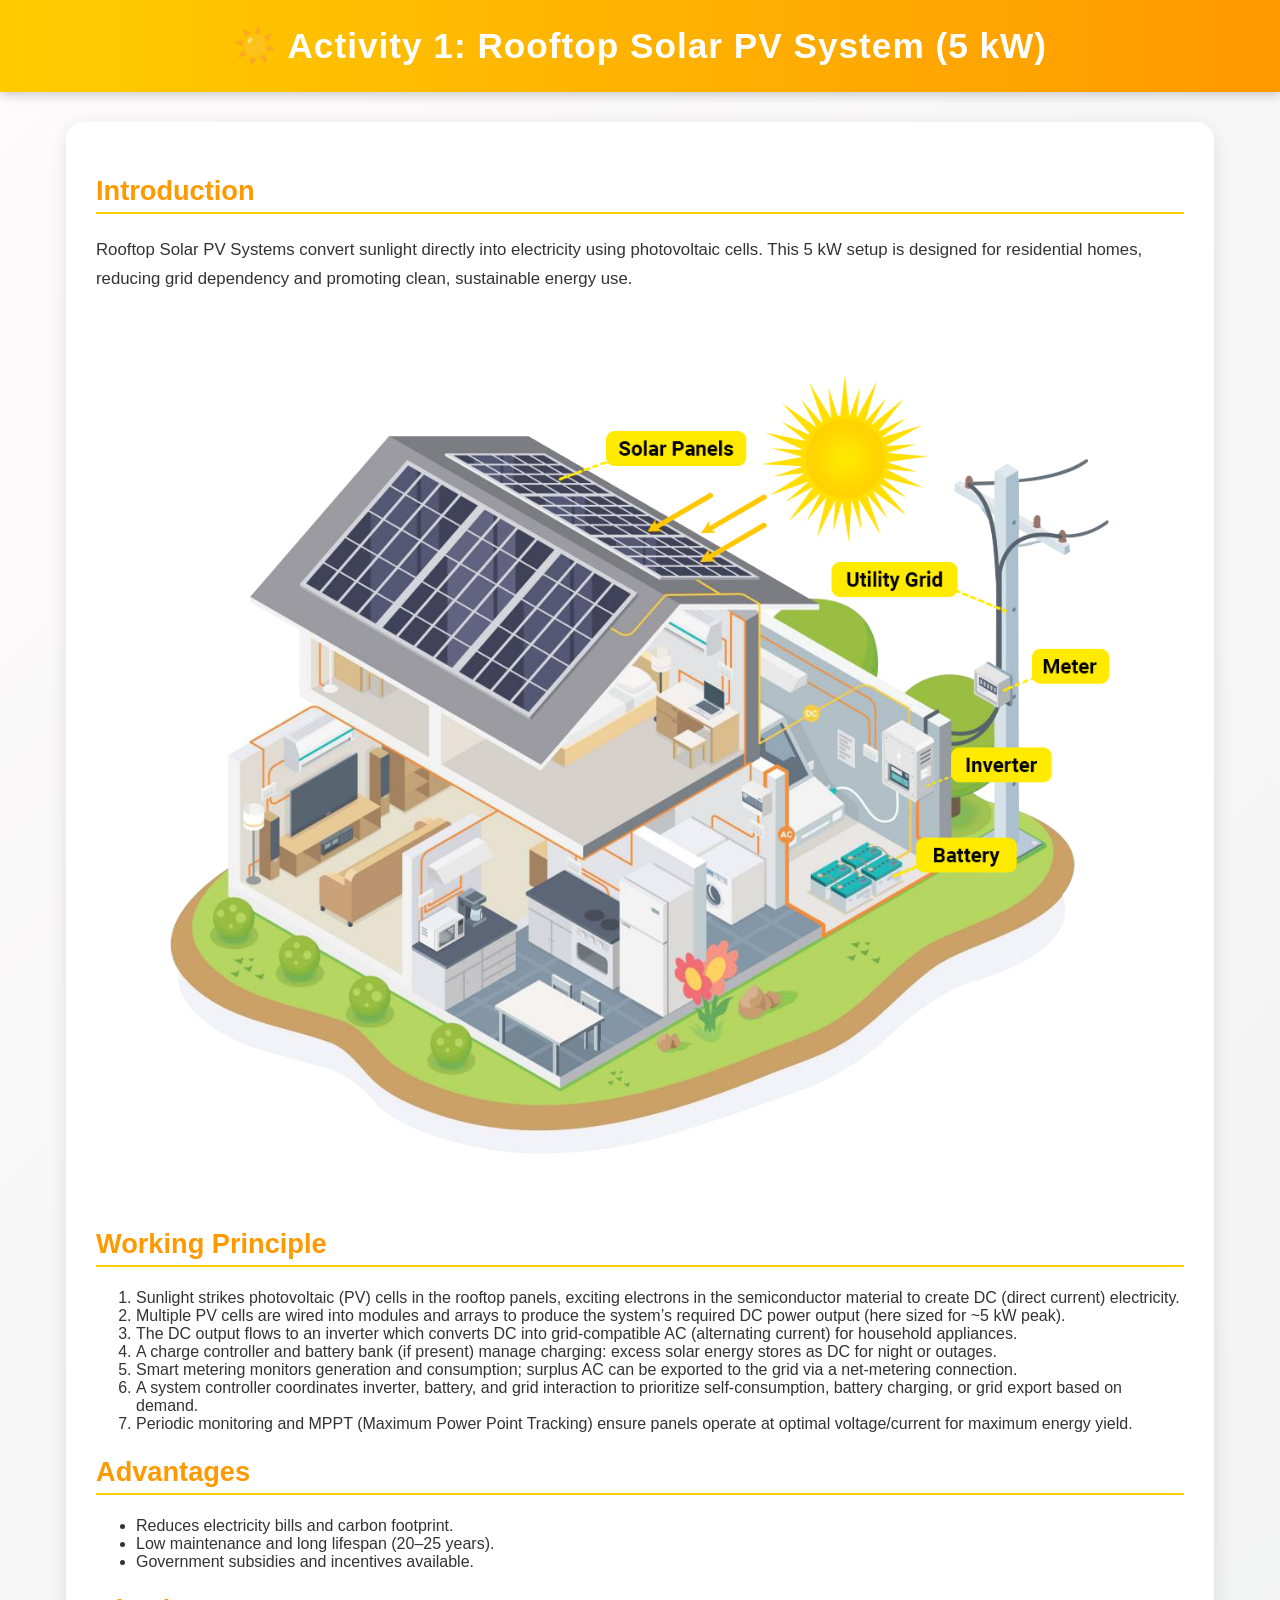
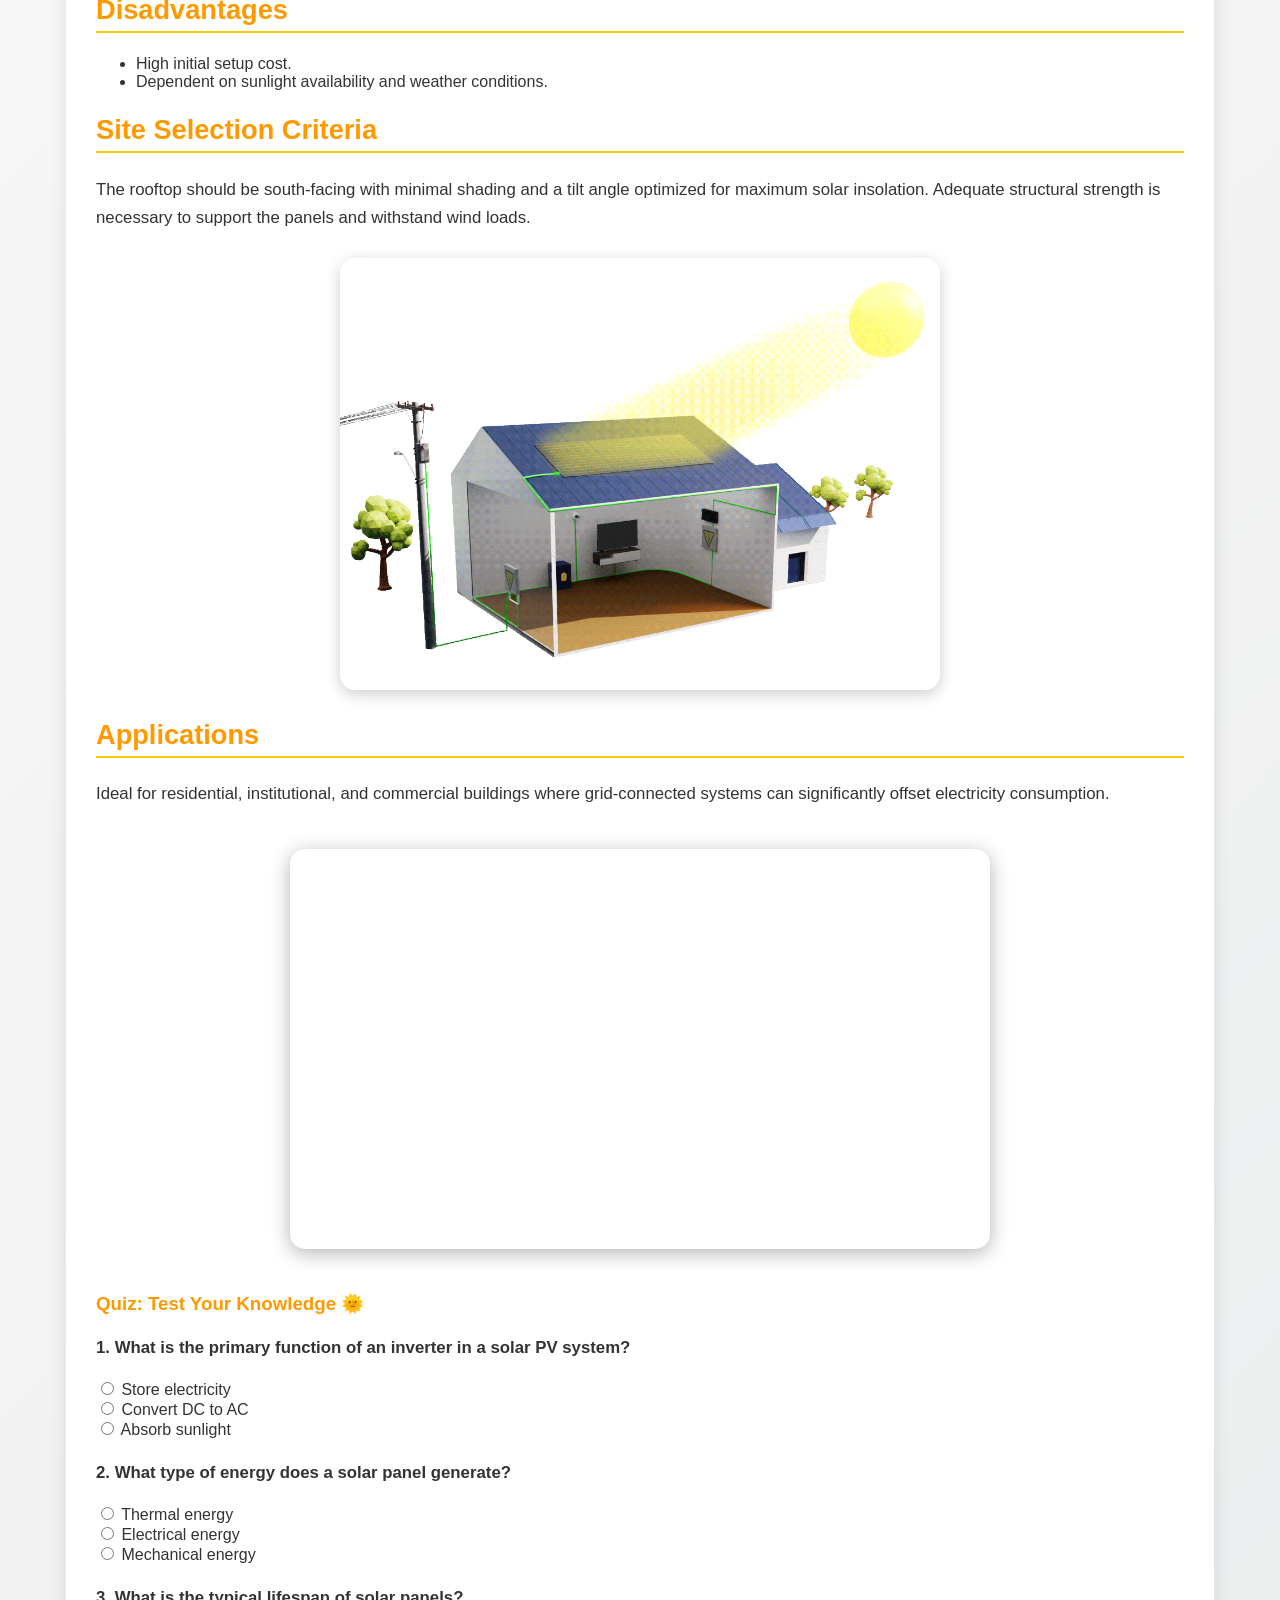
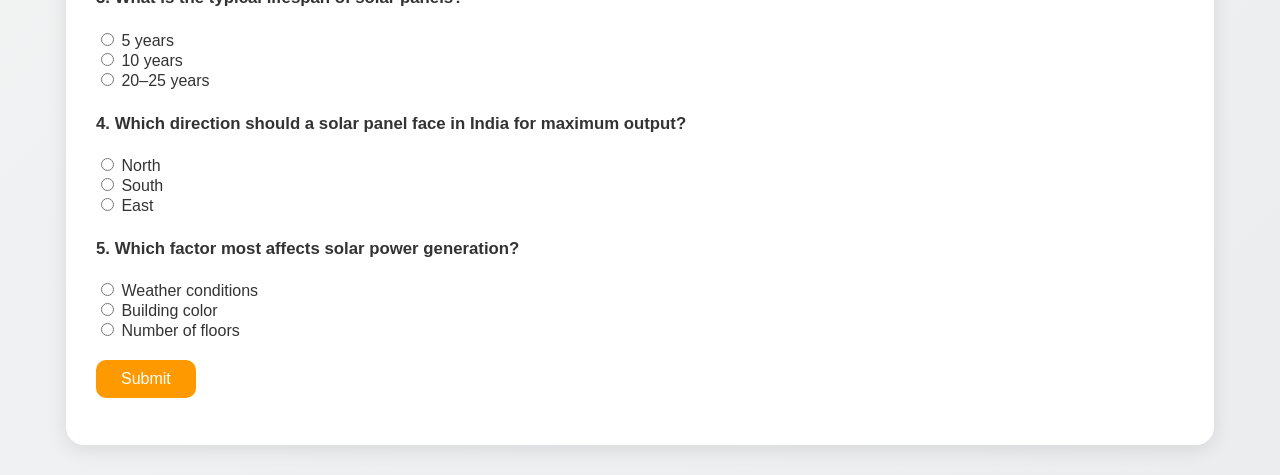
<file: ACTIVITY_1.html>
<!DOCTYPE html>
<html lang="en">
<head>
<meta charset="UTF-8">
<meta name="viewport" content="width=device-width, initial-scale=1.0">
<title>Activity 1 - Rooftop Solar PV System</title>

<style>
  body {
    font-family: 'Poppins', sans-serif;
    margin: 0;
    padding: 0;
    background: linear-gradient(135deg, #fdfbfb 0%, #ebedee 100%);
    color: #333;
  }

  header {
    background: linear-gradient(to right, #ffcc00, #ff9900);
    color: white;
    padding: 25px 0;
    text-align: center;
    font-size: 2.2em;
    letter-spacing: 1px;
    font-weight: 600;
    box-shadow: 0 3px 10px rgba(0,0,0,0.2);
  }

  .container {
    width: 85%;
    max-width: 1100px;
    margin: 30px auto;
    background: #fff;
    border-radius: 18px;
    padding: 30px;
    box-shadow: 0 4px 20px rgba(0,0,0,0.1);
  }

  h2 {
    color: #ff9900;
    border-bottom: 2px solid #ffcc00;
    padding-bottom: 5px;
    font-size: 1.7em;
  }

  p {
    line-height: 1.7;
    font-size: 1.05em;
  }

  /* Interactive Image */
  .image-section {
    position: relative;
    overflow: hidden;
    margin: 30px 0;
    border-radius: 15px;
  }

  .image-section img {
    width: 100%;
    transition: transform 0.6s ease, filter 0.6s ease;
    cursor: pointer;
    border-radius: 15px;
  }

  .image-section:hover img {
    transform: scale(1.08);
    filter: brightness(1.15);
  }

  .image-overlay {
    position: absolute;
    top: 0; left: 0;
    width: 100%; height: 100%;
    background: rgba(0,0,0,0.2);
    opacity: 0;
    transition: opacity 0.5s;
    border-radius: 15px;
  }

  .image-section:hover .image-overlay {
    opacity: 1;
  }

  /* GIF */
  .gif-section {
    text-align: center;
    margin: 25px 0;
  }

  .gif-section img {
    border-radius: 15px;
    width: 90%;
    max-width: 600px;
    box-shadow: 0 4px 15px rgba(0,0,0,0.2);
  }

  /* Video (YouTube Embed) */
  .video-section {
    text-align: center;
    margin: 40px 0;
  }

  .video-section iframe {
    width: 90%;
    max-width: 700px;
    height: 400px;
    border-radius: 15px;
    box-shadow: 0 4px 20px rgba(0,0,0,0.3);
    transition: transform 0.3s;
  }

  .video-section iframe:hover {
    transform: scale(1.03);
  }

  /* Quiz */
  .quiz {
    margin-top: 40px;
  }

  .quiz h3 {
    color: #ff9900;
  }

  .question {
    margin-bottom: 20px;
  }

  .question p {
    font-weight: 600;
  }

  button {
    background: #ff9900;
    color: white;
    border: none;
    padding: 10px 25px;
    font-size: 1em;
    border-radius: 10px;
    cursor: pointer;
    transition: background 0.3s;
  }

  button:hover {
    background: #cc7a00;
  }

  #score {
    font-weight: bold;
    color: green;
    margin-top: 15px;
  }
</style>
</head>

<body>
<header>☀️ Activity 1: Rooftop Solar PV System (5 kW)</header>

<div class="container">
  <section>
    <h2>Introduction</h2>
    <p>
      Rooftop Solar PV Systems convert sunlight directly into electricity using photovoltaic cells.
      This 5 kW setup is designed for residential homes, reducing grid dependency and promoting clean,
      sustainable energy use.
    </p>
  </section>

  <!-- Interactive Image Section -->
  <div class="image-section">
    <img src="images/solararcitecture.png" alt="Solar PV System Components">
    <div class="image-overlay"></div>
  </div>

  <section>
    <h2>Working Principle</h2>
    <ol>
      <li>Sunlight strikes photovoltaic (PV) cells in the rooftop panels, exciting electrons in the semiconductor material to create DC (direct current) electricity.</li>
      <li>Multiple PV cells are wired into modules and arrays to produce the system’s required DC power output (here sized for ~5 kW peak).</li>
      <li>The DC output flows to an inverter which converts DC into grid-compatible AC (alternating current) for household appliances.</li>
      <li>A charge controller and battery bank (if present) manage charging: excess solar energy stores as DC for night or outages.</li>
      <li>Smart metering monitors generation and consumption; surplus AC can be exported to the grid via a net-metering connection.</li>
      <li>A system controller coordinates inverter, battery, and grid interaction to prioritize self-consumption, battery charging, or grid export based on demand.</li>
      <li>Periodic monitoring and MPPT (Maximum Power Point Tracking) ensure panels operate at optimal voltage/current for maximum energy yield.</li>
    </ol>
  </section>
  

  <section>
    <h2>Advantages</h2>
    <ul>
      <li>Reduces electricity bills and carbon footprint.</li>
      <li>Low maintenance and long lifespan (20–25 years).</li>
      <li>Government subsidies and incentives available.</li>
    </ul>
  </section>

  <section>
    <h2>Disadvantages</h2>
    <ul>
      <li>High initial setup cost.</li>
      <li>Dependent on sunlight availability and weather conditions.</li>
    </ul>
  </section>

  <section>
    <h2>Site Selection Criteria</h2>
    <p>
      The rooftop should be south-facing with minimal shading and a tilt angle optimized for maximum solar
      insolation. Adequate structural strength is necessary to support the panels and withstand wind loads.
    </p>
  </section>

  <!-- GIF Section -->
  <div class="gif-section">
    <img src="images/solarrooftopworking.gif" alt="Solar Rooftop Working">
  </div>

  <section>
    <h2>Applications</h2>
    <p>
      Ideal for residential, institutional, and commercial buildings where grid-connected systems can
      significantly offset electricity consumption.
    </p>
  </section>

  <!-- YouTube Video Section -->
  <div class="video-section">
    <iframe
    width="700"
    height="400"
    src="https://www.youtube.com/embed/DPw2Zi50j70?si=bWMsEayyxhLM8INc&rel=0&modestbranding=1"
    title="Rooftop Solar PV System"
    frameborder="0"
    allow="accelerometer; autoplay; clipboard-write; encrypted-media; gyroscope; picture-in-picture; web-share"
    allowfullscreen>
    </iframe>
  </div>

  <!-- Quiz Section -->
  <section class="quiz">
    <h3>Quiz: Test Your Knowledge 🌞</h3>

    <div class="question">
      <p>1. What is the primary function of an inverter in a solar PV system?</p>
      <input type="radio" name="q1" value="a"> Store electricity<br>
      <input type="radio" name="q1" value="b"> Convert DC to AC<br>
      <input type="radio" name="q1" value="c"> Absorb sunlight<br>
    </div>

    <div class="question">
      <p>2. What type of energy does a solar panel generate?</p>
      <input type="radio" name="q2" value="a"> Thermal energy<br>
      <input type="radio" name="q2" value="b"> Electrical energy<br>
      <input type="radio" name="q2" value="c"> Mechanical energy<br>
    </div>

    <div class="question">
      <p>3. What is the typical lifespan of solar panels?</p>
      <input type="radio" name="q3" value="a"> 5 years<br>
      <input type="radio" name="q3" value="b"> 10 years<br>
      <input type="radio" name="q3" value="c"> 20–25 years<br>
    </div>

    <div class="question">
      <p>4. Which direction should a solar panel face in India for maximum output?</p>
      <input type="radio" name="q4" value="a"> North<br>
      <input type="radio" name="q4" value="b"> South<br>
      <input type="radio" name="q4" value="c"> East<br>
    </div>

    <div class="question">
      <p>5. Which factor most affects solar power generation?</p>
      <input type="radio" name="q5" value="a"> Weather conditions<br>
      <input type="radio" name="q5" value="b"> Building color<br>
      <input type="radio" name="q5" value="c"> Number of floors<br>
    </div>

    <button onclick="calculateScore()">Submit</button>
    <p id="score"></p>
  </section>
</div>

<script>
  function calculateScore() {
    const answers = { q1: "b", q2: "b", q3: "c", q4: "b", q5: "a" };
    let score = 0;
    for (let q in answers) {
      const selected = document.querySelector(`input[name="${q}"]:checked`);
      if (selected && selected.value === answers[q]) score++;
    }
    document.getElementById("score").innerText = `Your Score: ${score}/5`;
  }
</script>
</body>
</html>
</file>
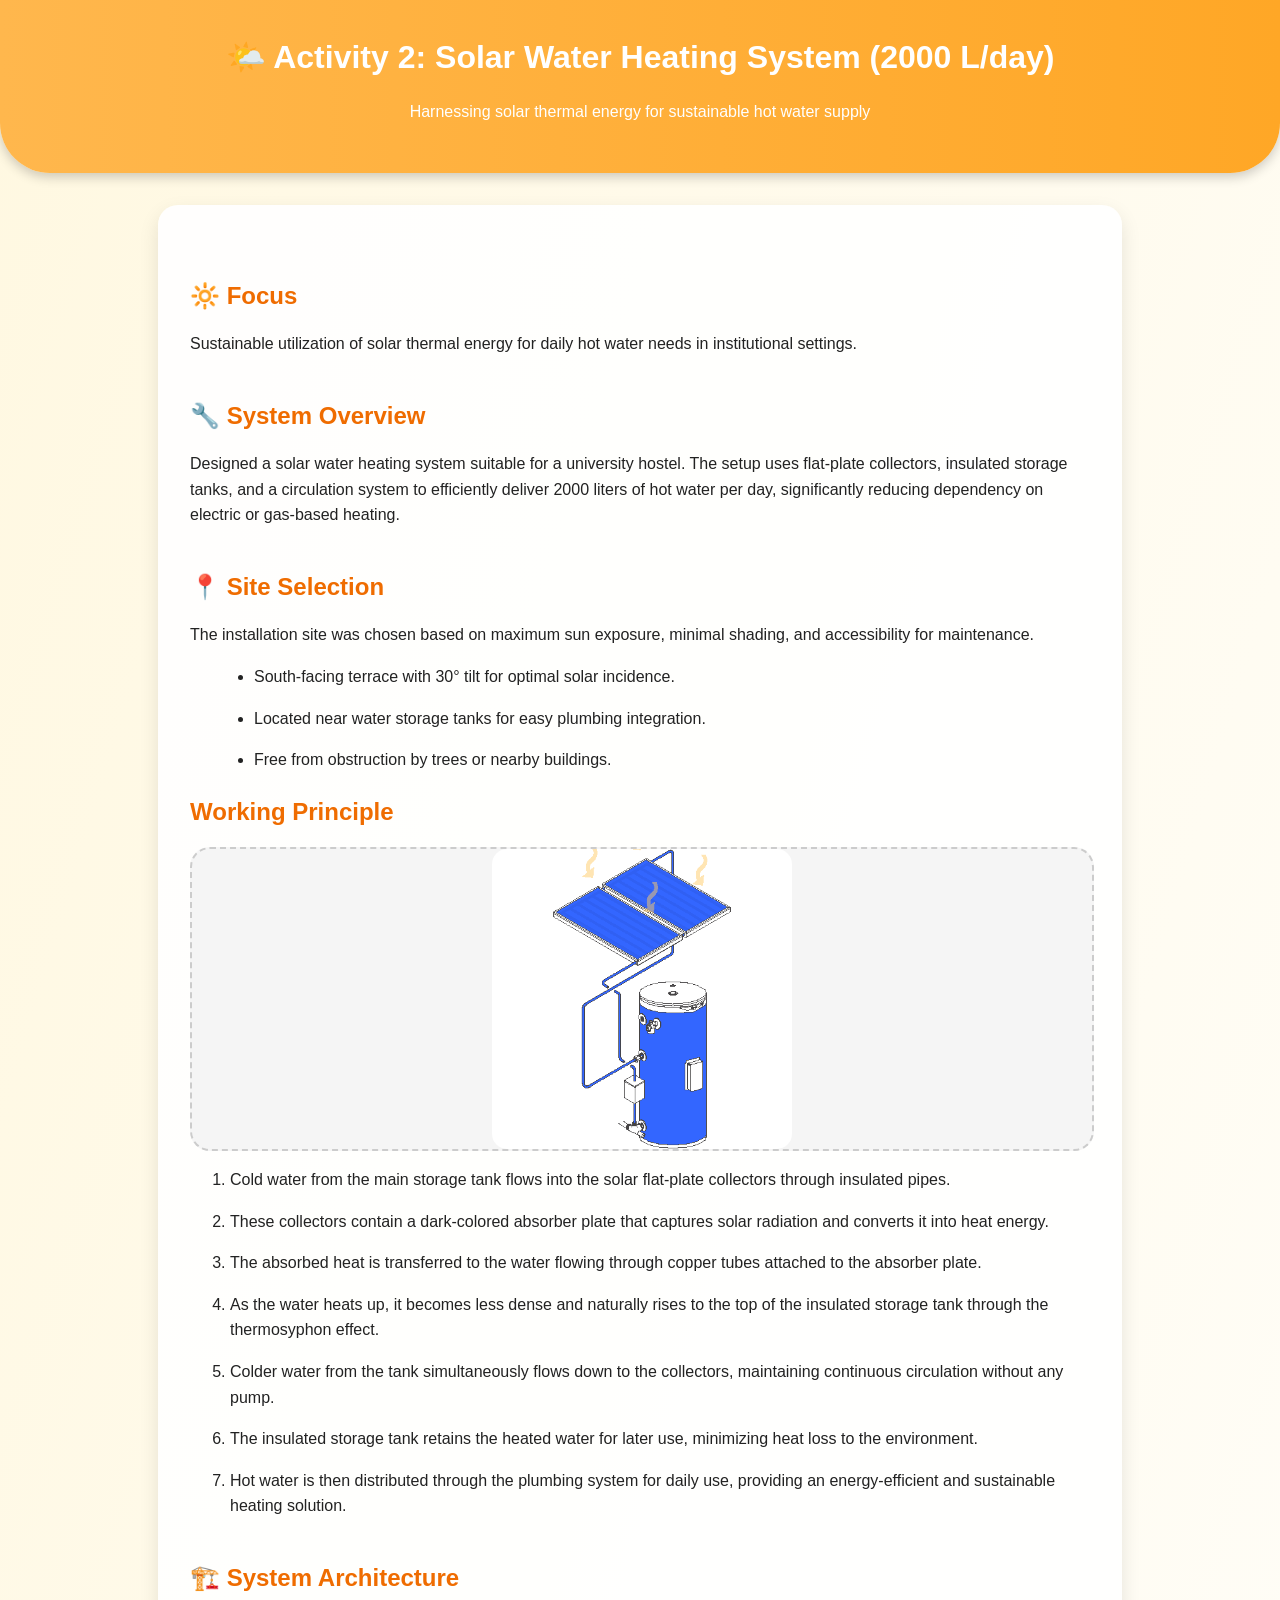
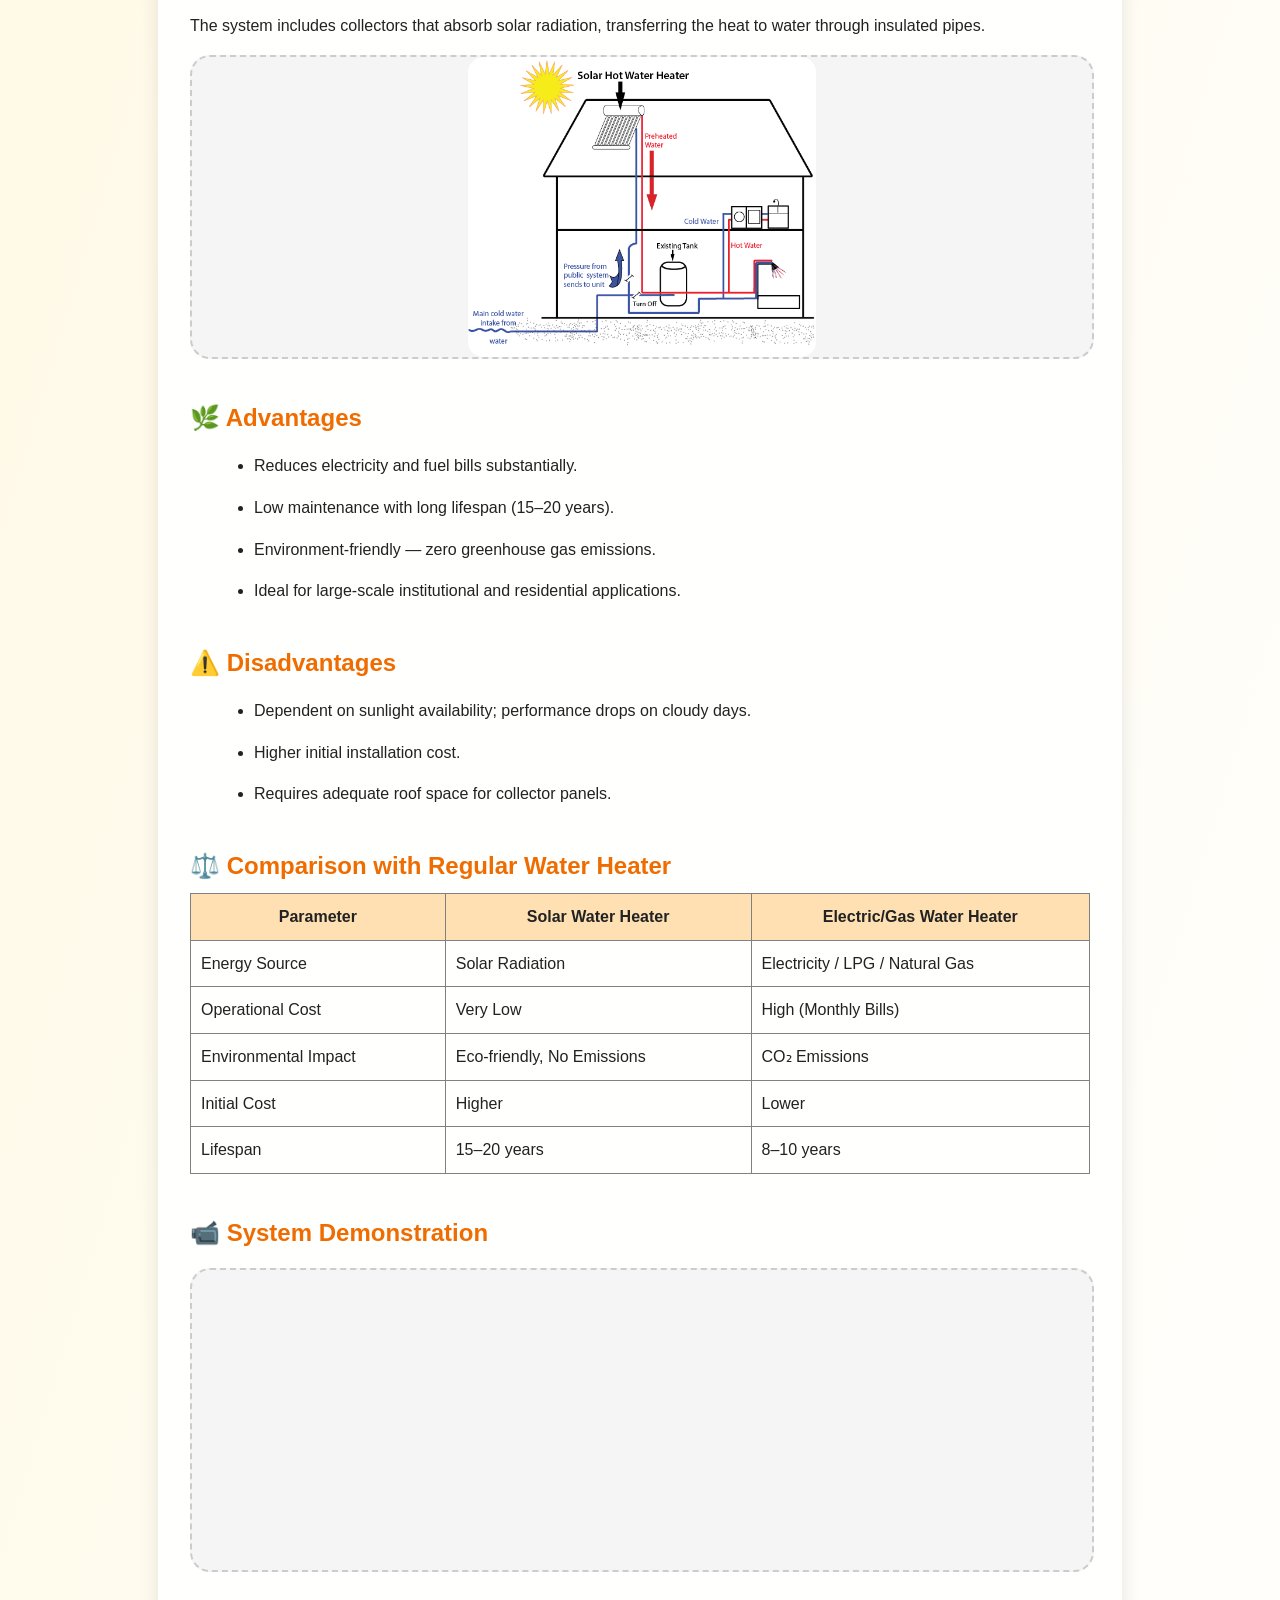
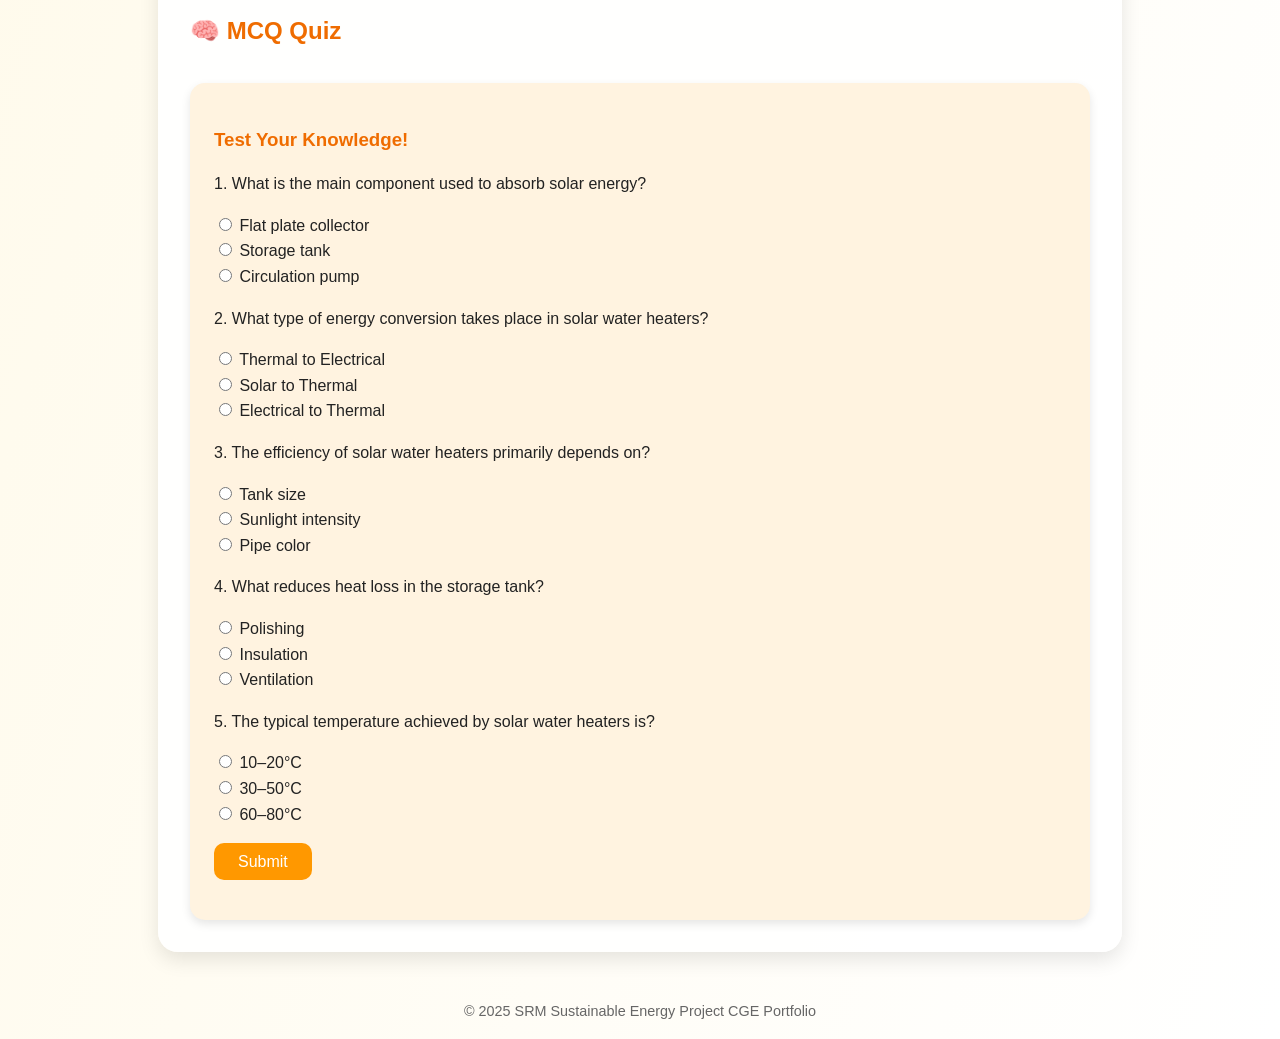
<file: ACTIVITY_2.html>
<!DOCTYPE html>
<html lang="en">
<head>
  <meta charset="UTF-8" />
  <meta name="viewport" content="width=device-width, initial-scale=1.0" />
  <title>🌤️ Activity 2 - Solar Water Heating System (2000 L/day)</title>
  <style>
    body {
      font-family: 'Poppins', sans-serif;
      background: linear-gradient(to bottom right, #fff8e1, #fff);
      margin: 0;
      padding: 0;
      color: #222;
      line-height: 1.6;
    }

    header {
      background: linear-gradient(90deg, #ffb74d, #ffa726);
      color: white;
      text-align: center;
      padding: 2rem 1rem;
      border-bottom-left-radius: 50px;
      border-bottom-right-radius: 50px;
      box-shadow: 0 4px 12px rgba(0, 0, 0, 0.2);
    }

    header h1 {
      font-size: 2rem;
      margin: 0;
    }

    .content {
      max-width: 900px;
      margin: 2rem auto;
      background: #ffffffea;
      border-radius: 20px;
      box-shadow: 0 8px 20px rgba(0, 0, 0, 0.1);
      padding: 2rem;
      transition: transform 0.3s ease;
    }

    .content:hover {
      transform: translateY(-3px);
    }

    h2 {
      color: #ef6c00;
      margin-bottom: 0.5rem;
    }

    p, li {
      font-size: 1rem;
      margin-bottom: 1rem;
    }

    ul {
      margin-left: 1.5rem;
    }

    .section {
      margin-top: 2.5rem;
    }

    /* Image placeholders */
    .image-container, .gif-container, .video-container {
      width: 100%;
      height: 300px;
      background: #f5f5f5;
      border: 2px dashed #ccc;
      border-radius: 20px;
      display: flex;
      justify-content: center;
      align-items: center;
      color: #777;
      font-style: italic;
      margin-top: 1rem;
      transition: background 0.3s ease, transform 0.3s ease;
      overflow: hidden; /* prevents images from overflowing */
    }

    .image-container img, .gif-container img {
      max-width: 100%;
      max-height: 100%;
      object-fit: contain;
      border-radius: 15px;
      display: block;
    }

    .image-container:hover, .gif-container:hover, .video-container:hover {
      background: #e0e0e0;
      transform: scale(1.02);
    }

    /* Quiz styling */
    .quiz {
      margin-top: 2rem;
      background: #fff3e0;
      padding: 1.5rem;
      border-radius: 15px;
      box-shadow: 0 4px 10px rgba(0, 0, 0, 0.1);
    }

    .quiz h3 {
      margin-bottom: 1rem;
      color: #ef6c00;
    }

    .question {
      margin-bottom: 1rem;
    }

    button {
      background: #ff9800;
      color: white;
      border: none;
      border-radius: 10px;
      padding: 0.6rem 1.5rem;
      cursor: pointer;
      font-size: 1rem;
      transition: background 0.3s ease, transform 0.2s;
    }

    button:hover {
      background: #fb8c00;
      transform: scale(1.05);
    }

    .score {
      margin-top: 1rem;
      font-weight: bold;
      font-size: 1.2rem;
      color: #d84315;
    }

    footer {
      text-align: center;
      margin: 3rem 0 1rem 0;
      font-size: 0.9rem;
      color: #666;
    }
  </style>
</head>
<body>

  <header>
    <h1>🌤️ Activity 2: Solar Water Heating System (2000 L/day)</h1>
    <p>Harnessing solar thermal energy for sustainable hot water supply</p>
  </header>

  <div class="content">
    <section class="section">
      <h2>🔆 Focus</h2>
      <p>
        Sustainable utilization of solar thermal energy for daily hot water needs in institutional settings.
      </p>
    </section>

    <section class="section">
      <h2>🔧 System Overview</h2>
      <p>
        Designed a solar water heating system suitable for a university hostel. The setup uses flat-plate collectors, 
        insulated storage tanks, and a circulation system to efficiently deliver 2000 liters of hot water per day, 
        significantly reducing dependency on electric or gas-based heating.
      </p>
    </section>

    <section class="section">
      <h2>📍 Site Selection</h2>
      <p>
        The installation site was chosen based on maximum sun exposure, minimal shading, and accessibility for maintenance.
      </p>
      <ul>
        <li>South-facing terrace with 30° tilt for optimal solar incidence.</li>
        <li>Located near water storage tanks for easy plumbing integration.</li>
        <li>Free from obstruction by trees or nearby buildings.</li>
      </ul>
    </section>

    <section>
        <h2>Working Principle</h2>
        <div class="gif-container">
            <img src="images/solarheaterworking.gif" alt="Solar Heater Working Animation">
          </div>
        <ol>
          <li>Cold water from the main storage tank flows into the solar flat-plate collectors through insulated pipes.</li>
          <li>These collectors contain a dark-colored absorber plate that captures solar radiation and converts it into heat energy.</li>
          <li>The absorbed heat is transferred to the water flowing through copper tubes attached to the absorber plate.</li>
          <li>As the water heats up, it becomes less dense and naturally rises to the top of the insulated storage tank through the thermosyphon effect.</li>
          <li>Colder water from the tank simultaneously flows down to the collectors, maintaining continuous circulation without any pump.</li>
          <li>The insulated storage tank retains the heated water for later use, minimizing heat loss to the environment.</li>
          <li>Hot water is then distributed through the plumbing system for daily use, providing an energy-efficient and sustainable heating solution.</li>
        </ol>
      </section>
      

    <section class="section">
      <h2>🏗️ System Architecture</h2>
      <p>
        The system includes collectors that absorb solar radiation, transferring the heat to water through insulated pipes.
      </p>
      <div class="image-container">
        <img src="images/solarheaterarchitecture.gif" alt="Solar Heater Architecture Diagram">
      </div>
    </section>

    <section class="section">
      <h2>🌿 Advantages</h2>
      <ul>
        <li>Reduces electricity and fuel bills substantially.</li>
        <li>Low maintenance with long lifespan (15–20 years).</li>
        <li>Environment-friendly — zero greenhouse gas emissions.</li>
        <li>Ideal for large-scale institutional and residential applications.</li>
      </ul>
    </section>

    <section class="section">
      <h2>⚠️ Disadvantages</h2>
      <ul>
        <li>Dependent on sunlight availability; performance drops on cloudy days.</li>
        <li>Higher initial installation cost.</li>
        <li>Requires adequate roof space for collector panels.</li>
      </ul>
    </section>

    <section class="section">
      <h2>⚖️ Comparison with Regular Water Heater</h2>
      <table border="1" cellspacing="0" cellpadding="10" style="width:100%; border-radius:10px; border-collapse:collapse;">
        <tr style="background:#ffe0b2;">
          <th>Parameter</th>
          <th>Solar Water Heater</th>
          <th>Electric/Gas Water Heater</th>
        </tr>
        <tr>
          <td>Energy Source</td>
          <td>Solar Radiation</td>
          <td>Electricity / LPG / Natural Gas</td>
        </tr>
        <tr>
          <td>Operational Cost</td>
          <td>Very Low</td>
          <td>High (Monthly Bills)</td>
        </tr>
        <tr>
          <td>Environmental Impact</td>
          <td>Eco-friendly, No Emissions</td>
          <td>CO₂ Emissions</td>
        </tr>
        <tr>
          <td>Initial Cost</td>
          <td>Higher</td>
          <td>Lower</td>
        </tr>
        <tr>
          <td>Lifespan</td>
          <td>15–20 years</td>
          <td>8–10 years</td>
        </tr>
      </table>
    </section>

    <section class="section">
      <h2>📹 System Demonstration</h2>
      <div class="video-container">
        <iframe width="560" height="315" src="https://www.youtube.com/embed/8wnksG2Xe9Y?si=D4Bwp3lBl6RFpa5n" title="YouTube video player" frameborder="0" allow="accelerometer; autoplay; clipboard-write; encrypted-media; gyroscope; picture-in-picture; web-share" referrerpolicy="strict-origin-when-cross-origin" allowfullscreen></iframe>
      </div>
    </section>

    <section class="section">
      <h2>🧠 MCQ Quiz</h2>
      <div class="quiz">
        <h3>Test Your Knowledge!</h3>

        <form id="quizForm">
          <div class="question">
            <p>1. What is the main component used to absorb solar energy?</p>
            <input type="radio" name="q1" value="a"> Flat plate collector<br>
            <input type="radio" name="q1" value="b"> Storage tank<br>
            <input type="radio" name="q1" value="c"> Circulation pump<br>
          </div>

          <div class="question">
            <p>2. What type of energy conversion takes place in solar water heaters?</p>
            <input type="radio" name="q2" value="a"> Thermal to Electrical<br>
            <input type="radio" name="q2" value="b"> Solar to Thermal<br>
            <input type="radio" name="q2" value="c"> Electrical to Thermal<br>
          </div>

          <div class="question">
            <p>3. The efficiency of solar water heaters primarily depends on?</p>
            <input type="radio" name="q3" value="a"> Tank size<br>
            <input type="radio" name="q3" value="b"> Sunlight intensity<br>
            <input type="radio" name="q3" value="c"> Pipe color<br>
          </div>

          <div class="question">
            <p>4. What reduces heat loss in the storage tank?</p>
            <input type="radio" name="q4" value="a"> Polishing<br>
            <input type="radio" name="q4" value="b"> Insulation<br>
            <input type="radio" name="q4" value="c"> Ventilation<br>
          </div>

          <div class="question">
            <p>5. The typical temperature achieved by solar water heaters is?</p>
            <input type="radio" name="q5" value="a"> 10–20°C<br>
            <input type="radio" name="q5" value="b"> 30–50°C<br>
            <input type="radio" name="q5" value="c"> 60–80°C<br>
          </div>

          <button type="button" onclick="calculateScore()">Submit</button>
          <div id="score" class="score"></div>
        </form>
      </div>
    </section>
  </div>

  <footer>© 2025 SRM Sustainable Energy Project CGE Portfolio</footer>

  <script>
    function calculateScore() {
      let score = 0;
      const answers = ['a', 'b', 'b', 'b', 'c'];
      for (let i = 1; i <= 5; i++) {
        const q = document.querySelector(`input[name=q${i}]:checked`);
        if (q && q.value === answers[i - 1]) score++;
      }
      document.getElementById('score').innerText = `Your Score: ${score}/5`;
    }
  </script>

</body>
</html>
</file>
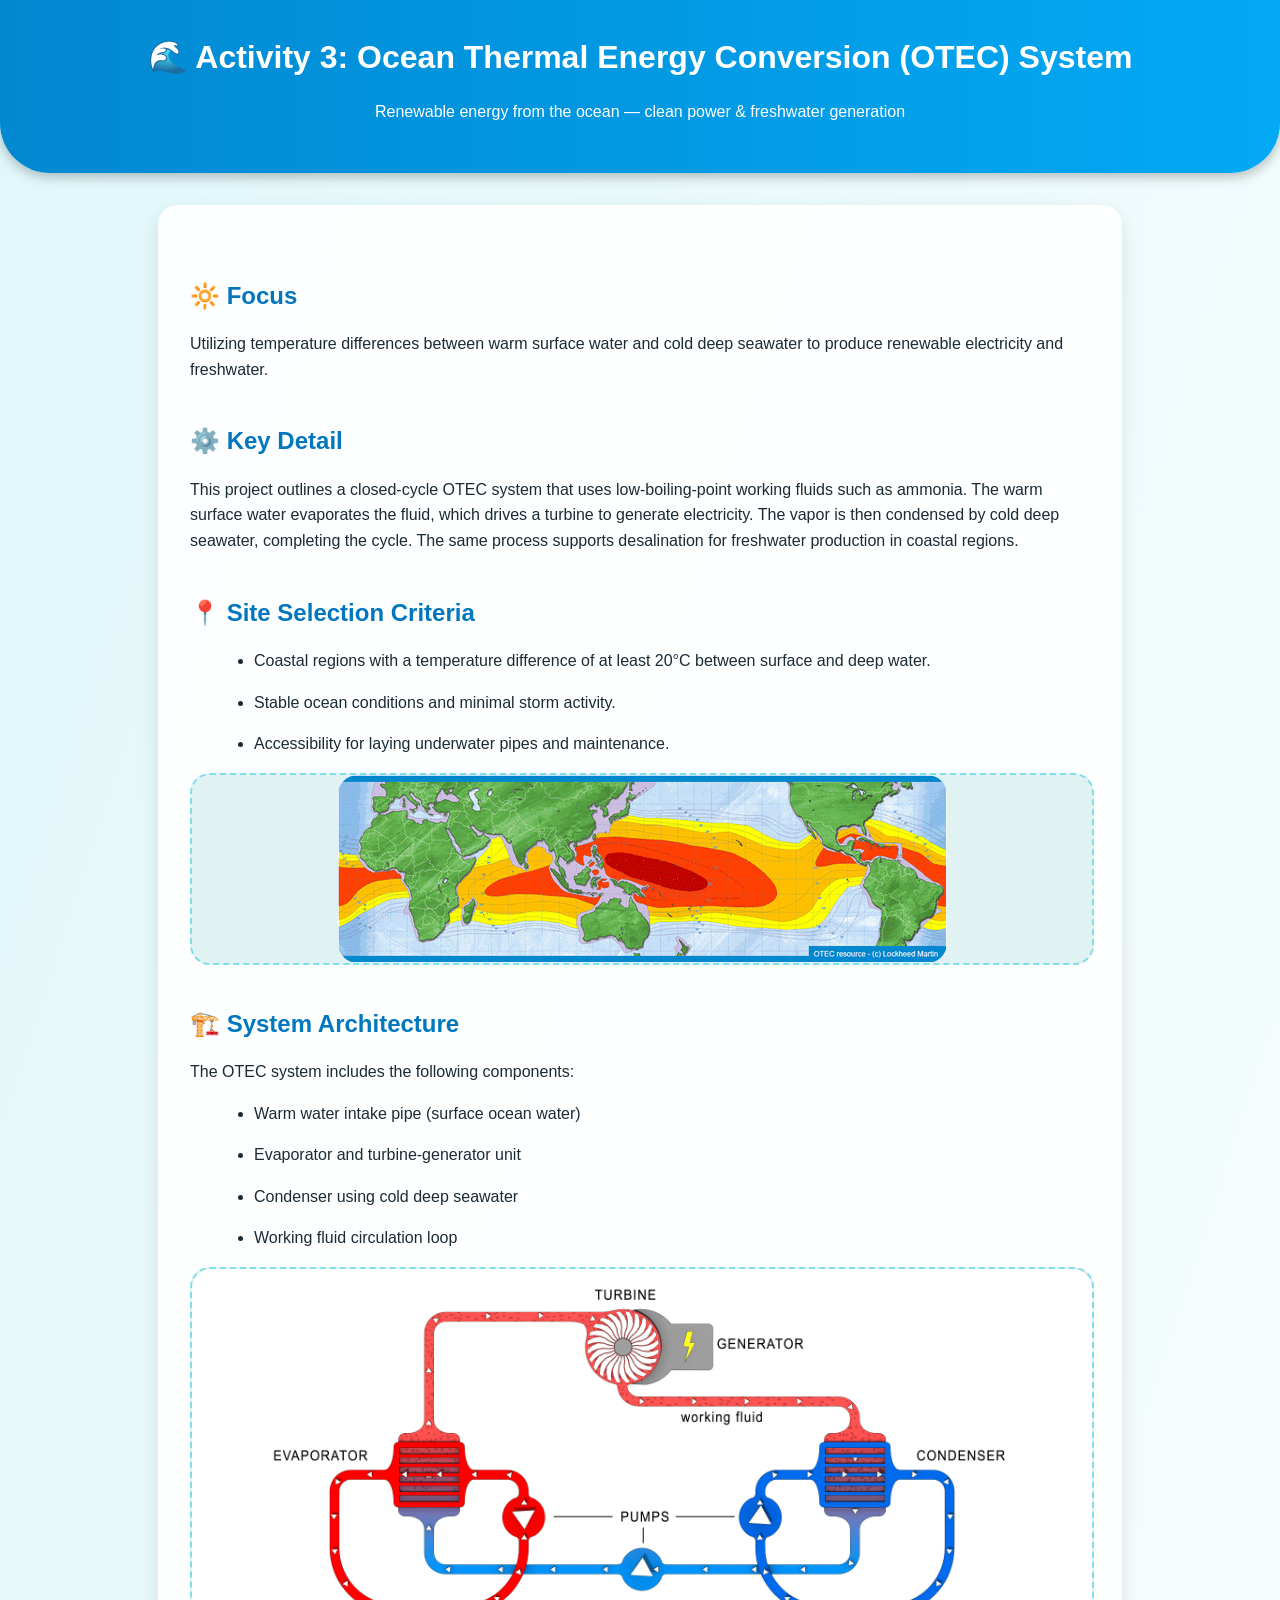
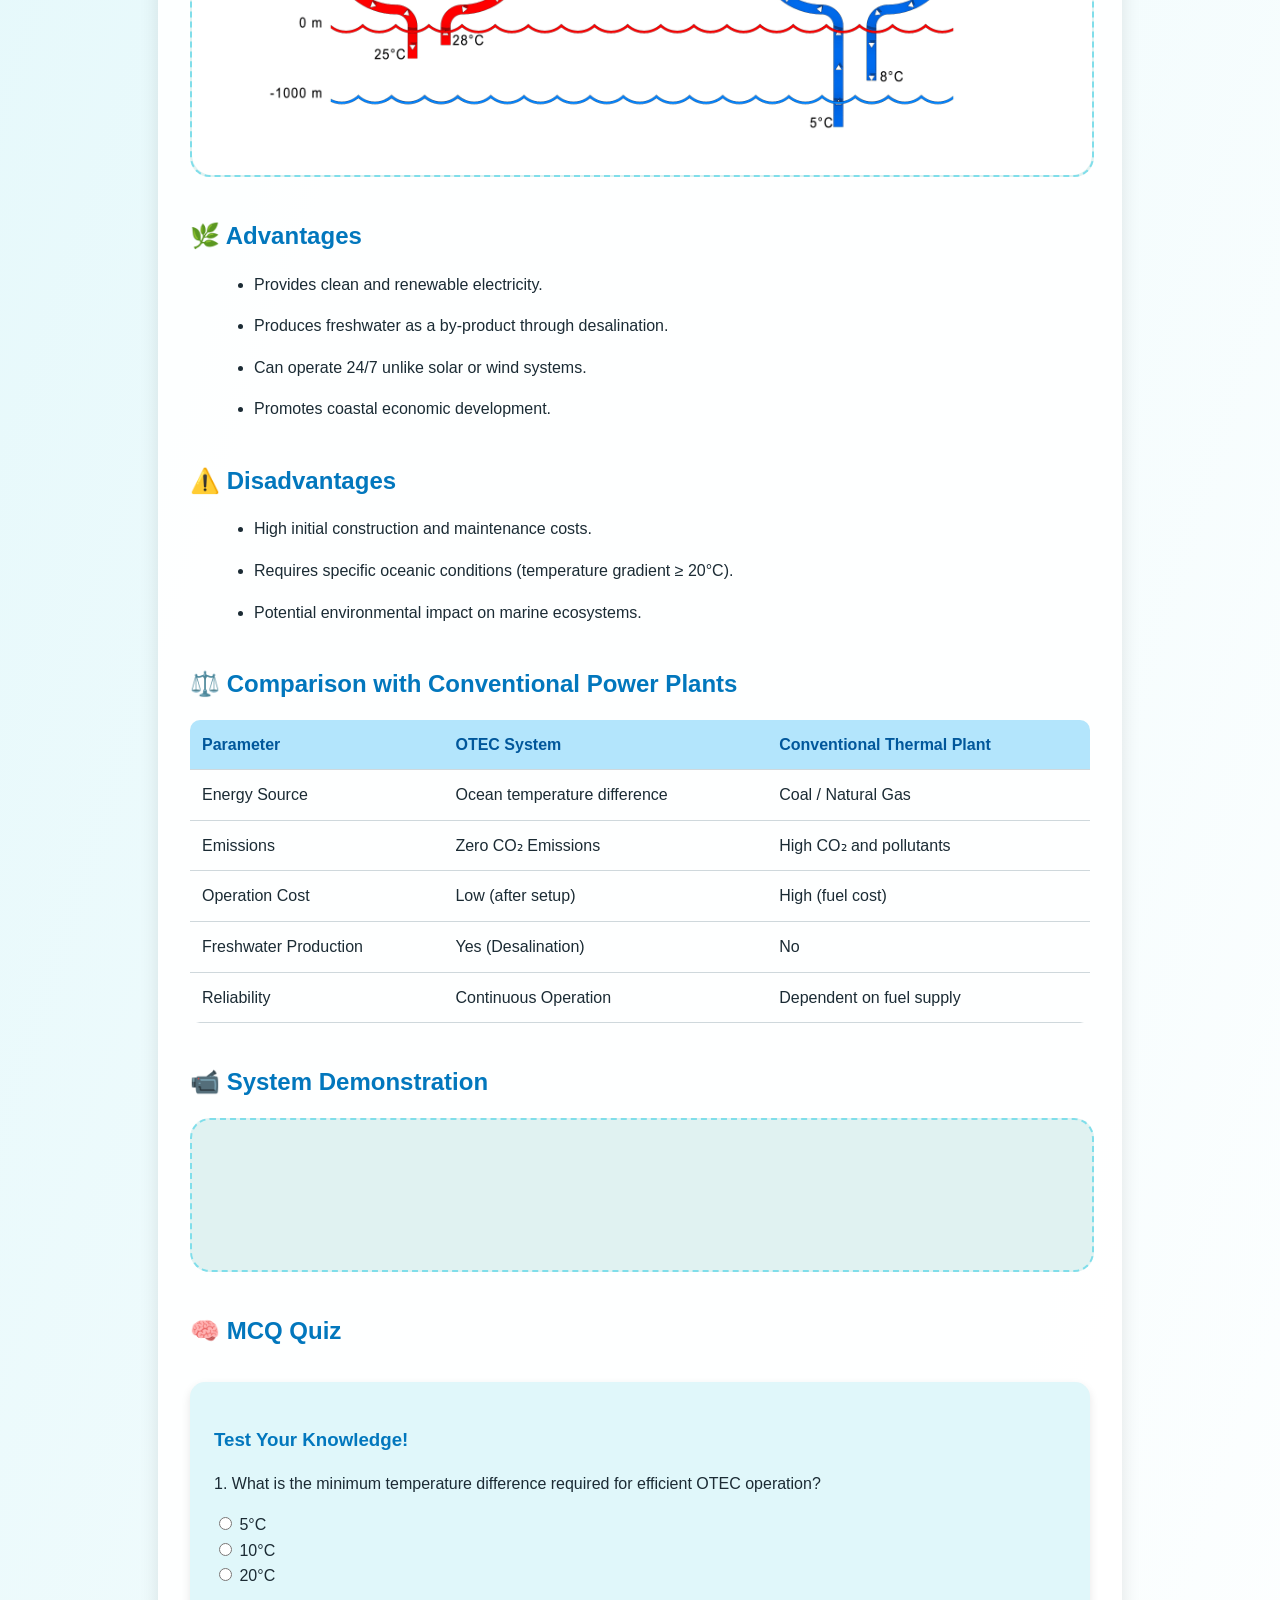
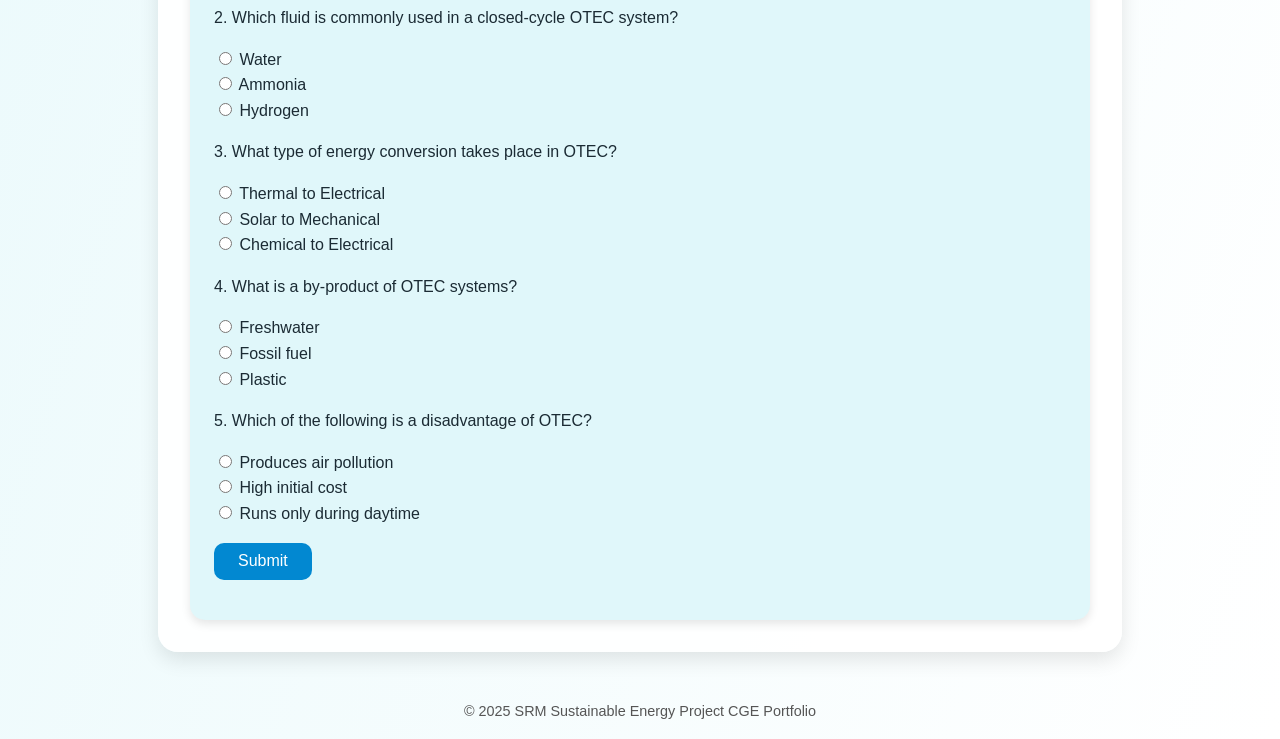
<file: ACTIVITY_3.html>
<!DOCTYPE html>
<html lang="en">
<head>
  <meta charset="UTF-8" />
  <meta name="viewport" content="width=device-width, initial-scale=1.0" />
  <title>🌊 Activity 3 - Ocean Thermal Energy Conversion (OTEC) System</title>
  <style>
    body {
      font-family: 'Poppins', sans-serif;
      background: linear-gradient(to bottom right, #e0f7fa, #ffffff);
      margin: 0;
      padding: 0;
      color: #1b2b34;
      line-height: 1.6;
      overflow-x: hidden; /* Prevent horizontal scroll */
    }
  
    header {
      background: linear-gradient(90deg, #0288d1, #03a9f4);
      color: white;
      text-align: center;
      padding: 2rem 1rem;
      border-bottom-left-radius: 50px;
      border-bottom-right-radius: 50px;
      box-shadow: 0 4px 12px rgba(0, 0, 0, 0.25);
    }
  
    header h1 {
      font-size: 2rem;
      margin: 0;
    }
  
    .content {
      max-width: 900px;
      margin: 2rem auto;
      background: #ffffffed;
      border-radius: 20px;
      box-shadow: 0 8px 20px rgba(0, 0, 0, 0.1);
      padding: 2rem;
      transition: transform 0.3s ease;
    }
  
    .content:hover {
      transform: translateY(-3px);
    }
  
    h2 {
      color: #0277bd;
      margin-bottom: 0.5rem;
    }
  
    p, li {
      font-size: 1rem;
      margin-bottom: 1rem;
    }
  
    ul {
      margin-left: 1.5rem;
    }
  
    .section {
      margin-top: 2.5rem;
    }
  
    /* Image / video containers */
    .image-container, .gif-container, .video-container {
      width: 100%;
      max-width: 100%;
      height: auto;
      background: #e0f2f1;
      border: 2px dashed #80deea;
      border-radius: 20px;
      display: flex;
      justify-content: center;
      align-items: center;
      color: #00796b;
      font-style: italic;
      margin-top: 1rem;
      overflow: hidden; /* Prevents content overflow */
      transition: background 0.3s ease, transform 0.3s ease;
    }
  
    .image-container img,
    .gif-container img,
    .video-container iframe {
      max-width: 100%;
      height: auto;
      border-radius: 20px;
      display: block;
    }
  
    .image-container:hover, .gif-container:hover, .video-container:hover {
      background: #b2ebf2;
      transform: scale(1.02);
    }
  
    /* Table styling */
    table {
      width: 100%;
      border-collapse: collapse;
      border-radius: 10px;
      overflow: hidden;
      margin-top: 1rem;
    }
  
    th, td {
      padding: 12px;
      text-align: left;
      border-bottom: 1px solid #cfd8dc;
    }
  
    th {
      background-color: #b3e5fc;
      color: #01579b;
    }
  
    tr:hover {
      background-color: #e1f5fe;
    }
  
    /* Quiz styling */
    .quiz {
      margin-top: 2rem;
      background: #e0f7fa;
      padding: 1.5rem;
      border-radius: 15px;
      box-shadow: 0 4px 10px rgba(0, 0, 0, 0.1);
    }
  
    .quiz h3 {
      margin-bottom: 1rem;
      color: #0277bd;
    }
  
    .question {
      margin-bottom: 1rem;
    }
  
    button {
      background: #0288d1;
      color: white;
      border: none;
      border-radius: 10px;
      padding: 0.6rem 1.5rem;
      cursor: pointer;
      font-size: 1rem;
      transition: background 0.3s ease, transform 0.2s;
    }
  
    button:hover {
      background: #0277bd;
      transform: scale(1.05);
    }
  
    .score {
      margin-top: 1rem;
      font-weight: bold;
      font-size: 1.2rem;
      color: #01579b;
    }
  
    footer {
      text-align: center;
      margin: 3rem 0 1rem 0;
      font-size: 0.9rem;
      color: #555;
    }
  </style>
</head>
<body>

  <header>
    <h1>🌊 Activity 3: Ocean Thermal Energy Conversion (OTEC) System</h1>
    <p>Renewable energy from the ocean — clean power & freshwater generation</p>
  </header>

  <div class="content">
    <section class="section">
      <h2>🔆 Focus</h2>
      <p>
        Utilizing temperature differences between warm surface water and cold deep seawater to produce renewable electricity and freshwater.
      </p>
    </section>

    <section class="section">
      <h2>⚙️ Key Detail</h2>
      <p>
        This project outlines a closed-cycle OTEC system that uses low-boiling-point working fluids such as ammonia. The warm surface water evaporates the fluid, which drives a turbine to generate electricity. The vapor is then condensed by cold deep seawater, completing the cycle. The same process supports desalination for freshwater production in coastal regions.
      </p>
    </section>

    <section class="section">
      <h2>📍 Site Selection Criteria</h2>
      <ul>
        <li>Coastal regions with a temperature difference of at least 20°C between surface and deep water.</li>
        <li>Stable ocean conditions and minimal storm activity.</li>
        <li>Accessibility for laying underwater pipes and maintenance.</li>
      </ul>
      <div class="image-container"><img src="images/otecsitemap.png" alt="Otec site map"></div>
    </section>

    <section class="section">
      <h2>🏗️ System Architecture</h2>
      <p>
        The OTEC system includes the following components:
      </p>
      <ul>
        <li>Warm water intake pipe (surface ocean water)</li>
        <li>Evaporator and turbine-generator unit</li>
        <li>Condenser using cold deep seawater</li>
        <li>Working fluid circulation loop</li>
      </ul>
      <div class="gif-container"><img src="images/otecworking.gif" alt="OTEC system working animation here"> </div>
    </section>

    <section class="section">
      <h2>🌿 Advantages</h2>
      <ul>
        <li>Provides clean and renewable electricity.</li>
        <li>Produces freshwater as a by-product through desalination.</li>
        <li>Can operate 24/7 unlike solar or wind systems.</li>
        <li>Promotes coastal economic development.</li>
      </ul>
    </section>

    <section class="section">
      <h2>⚠️ Disadvantages</h2>
      <ul>
        <li>High initial construction and maintenance costs.</li>
        <li>Requires specific oceanic conditions (temperature gradient ≥ 20°C).</li>
        <li>Potential environmental impact on marine ecosystems.</li>
      </ul>
    </section>

    <section class="section">
      <h2>⚖️ Comparison with Conventional Power Plants</h2>
      <table>
        <tr>
          <th>Parameter</th>
          <th>OTEC System</th>
          <th>Conventional Thermal Plant</th>
        </tr>
        <tr>
          <td>Energy Source</td>
          <td>Ocean temperature difference</td>
          <td>Coal / Natural Gas</td>
        </tr>
        <tr>
          <td>Emissions</td>
          <td>Zero CO₂ Emissions</td>
          <td>High CO₂ and pollutants</td>
        </tr>
        <tr>
          <td>Operation Cost</td>
          <td>Low (after setup)</td>
          <td>High (fuel cost)</td>
        </tr>
        <tr>
          <td>Freshwater Production</td>
          <td>Yes (Desalination)</td>
          <td>No</td>
        </tr>
        <tr>
          <td>Reliability</td>
          <td>Continuous Operation</td>
          <td>Dependent on fuel supply</td>
        </tr>
      </table>
    </section>

    <section class="section">
      <h2>📹 System Demonstration</h2>
      <div class="video-container"><iframe width="560" height="315" src="https://www.youtube.com/embed/5No5DboThQg?si=r0njN5VfR86KnG9L" title="YouTube video player" frameborder="0" allow="accelerometer; autoplay; clipboard-write; encrypted-media; gyroscope; picture-in-picture; web-share" referrerpolicy="strict-origin-when-cross-origin" allowfullscreen></iframe></div>
    </section>

    <section class="section">
      <h2>🧠 MCQ Quiz</h2>
      <div class="quiz">
        <h3>Test Your Knowledge!</h3>

        <form id="quizForm">
          <div class="question">
            <p>1. What is the minimum temperature difference required for efficient OTEC operation?</p>
            <input type="radio" name="q1" value="a"> 5°C<br>
            <input type="radio" name="q1" value="b"> 10°C<br>
            <input type="radio" name="q1" value="c"> 20°C<br>
          </div>

          <div class="question">
            <p>2. Which fluid is commonly used in a closed-cycle OTEC system?</p>
            <input type="radio" name="q2" value="a"> Water<br>
            <input type="radio" name="q2" value="b"> Ammonia<br>
            <input type="radio" name="q2" value="c"> Hydrogen<br>
          </div>

          <div class="question">
            <p>3. What type of energy conversion takes place in OTEC?</p>
            <input type="radio" name="q3" value="a"> Thermal to Electrical<br>
            <input type="radio" name="q3" value="b"> Solar to Mechanical<br>
            <input type="radio" name="q3" value="c"> Chemical to Electrical<br>
          </div>

          <div class="question">
            <p>4. What is a by-product of OTEC systems?</p>
            <input type="radio" name="q4" value="a"> Freshwater<br>
            <input type="radio" name="q4" value="b"> Fossil fuel<br>
            <input type="radio" name="q4" value="c"> Plastic<br>
          </div>

          <div class="question">
            <p>5. Which of the following is a disadvantage of OTEC?</p>
            <input type="radio" name="q5" value="a"> Produces air pollution<br>
            <input type="radio" name="q5" value="b"> High initial cost<br>
            <input type="radio" name="q5" value="c"> Runs only during daytime<br>
          </div>

          <button type="button" onclick="calculateScore()">Submit</button>
          <div id="score" class="score"></div>
        </form>
      </div>
    </section>
  </div>

  <footer>© 2025 SRM Sustainable Energy Project CGE Portfolio</footer>

  <script>
    function calculateScore() {
      let score = 0;
      const answers = ['c', 'b', 'a', 'a', 'b'];
      for (let i = 1; i <= 5; i++) {
        const q = document.querySelector(`input[name=q${i}]:checked`);
        if (q && q.value === answers[i - 1]) score++;
      }
      document.getElementById('score').innerText = `Your Score: ${score}/5`;
    }
  </script>

</body>
</html>
</file>
